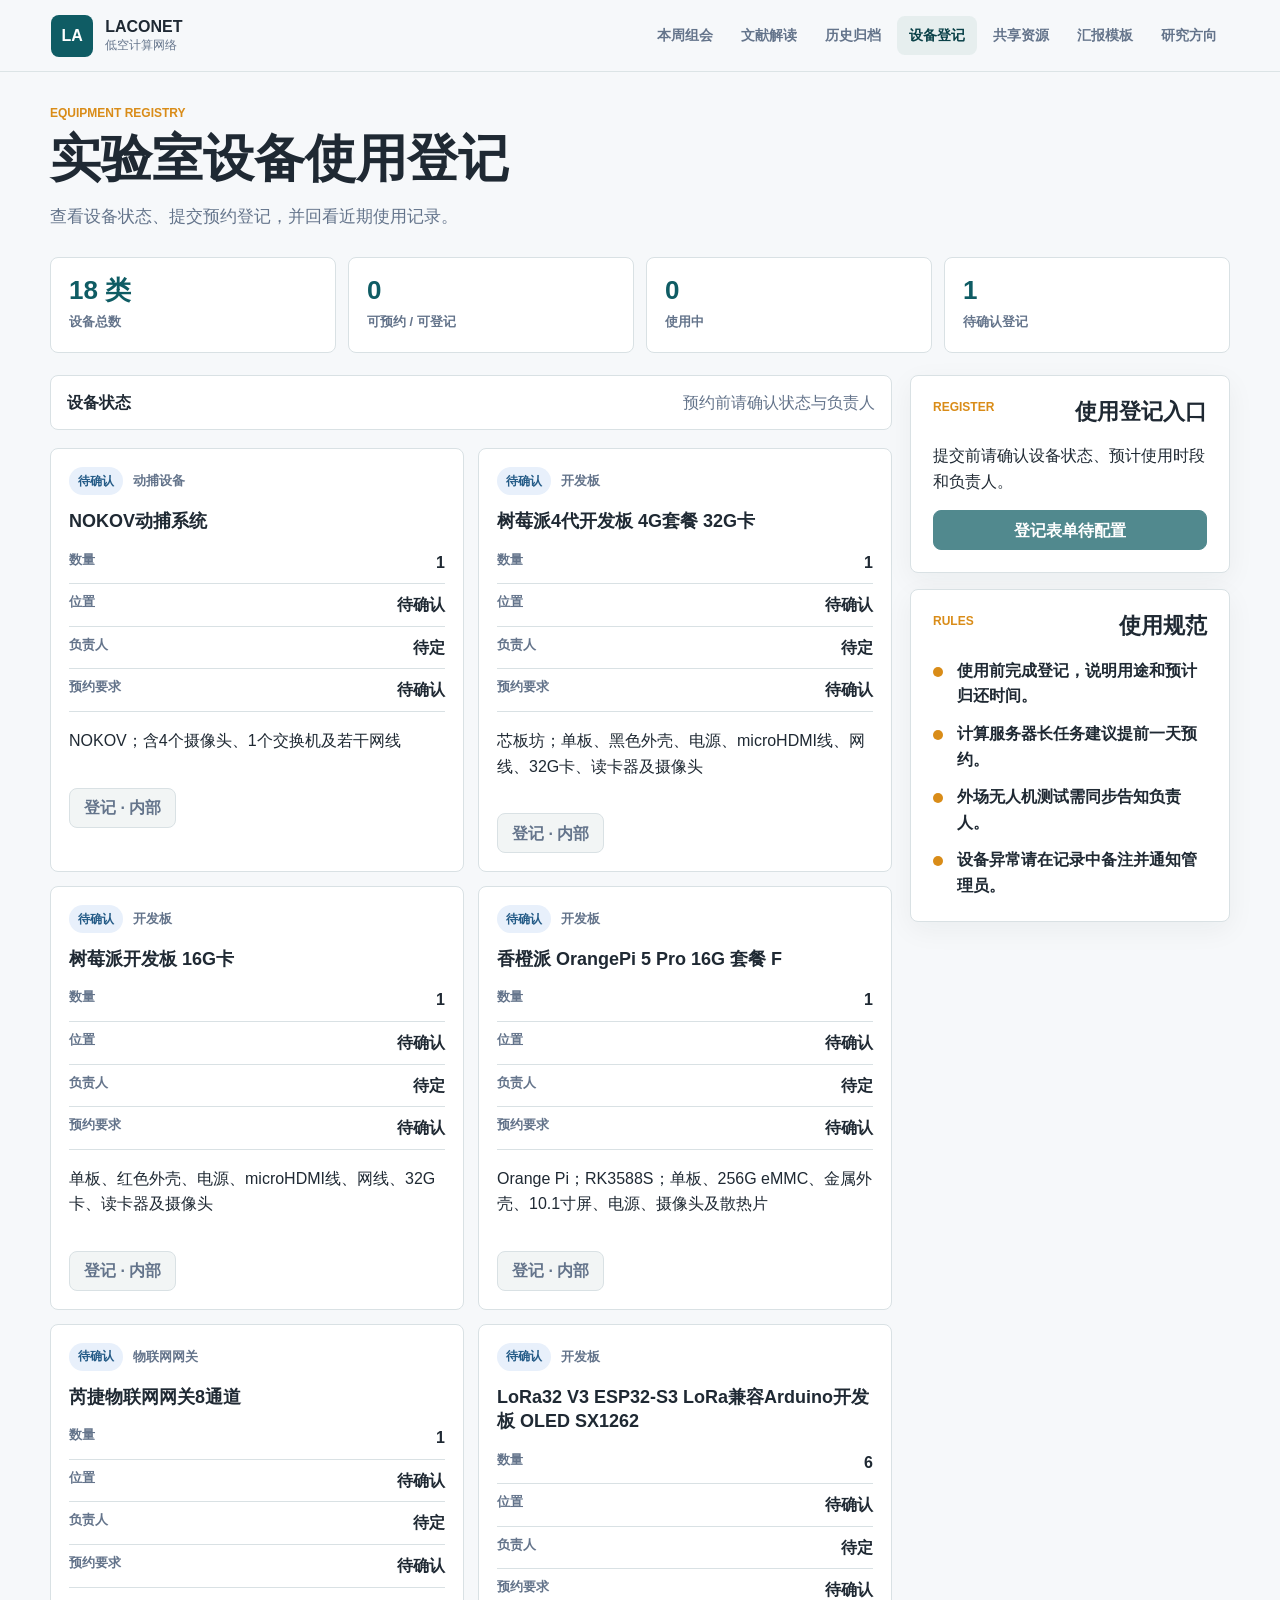
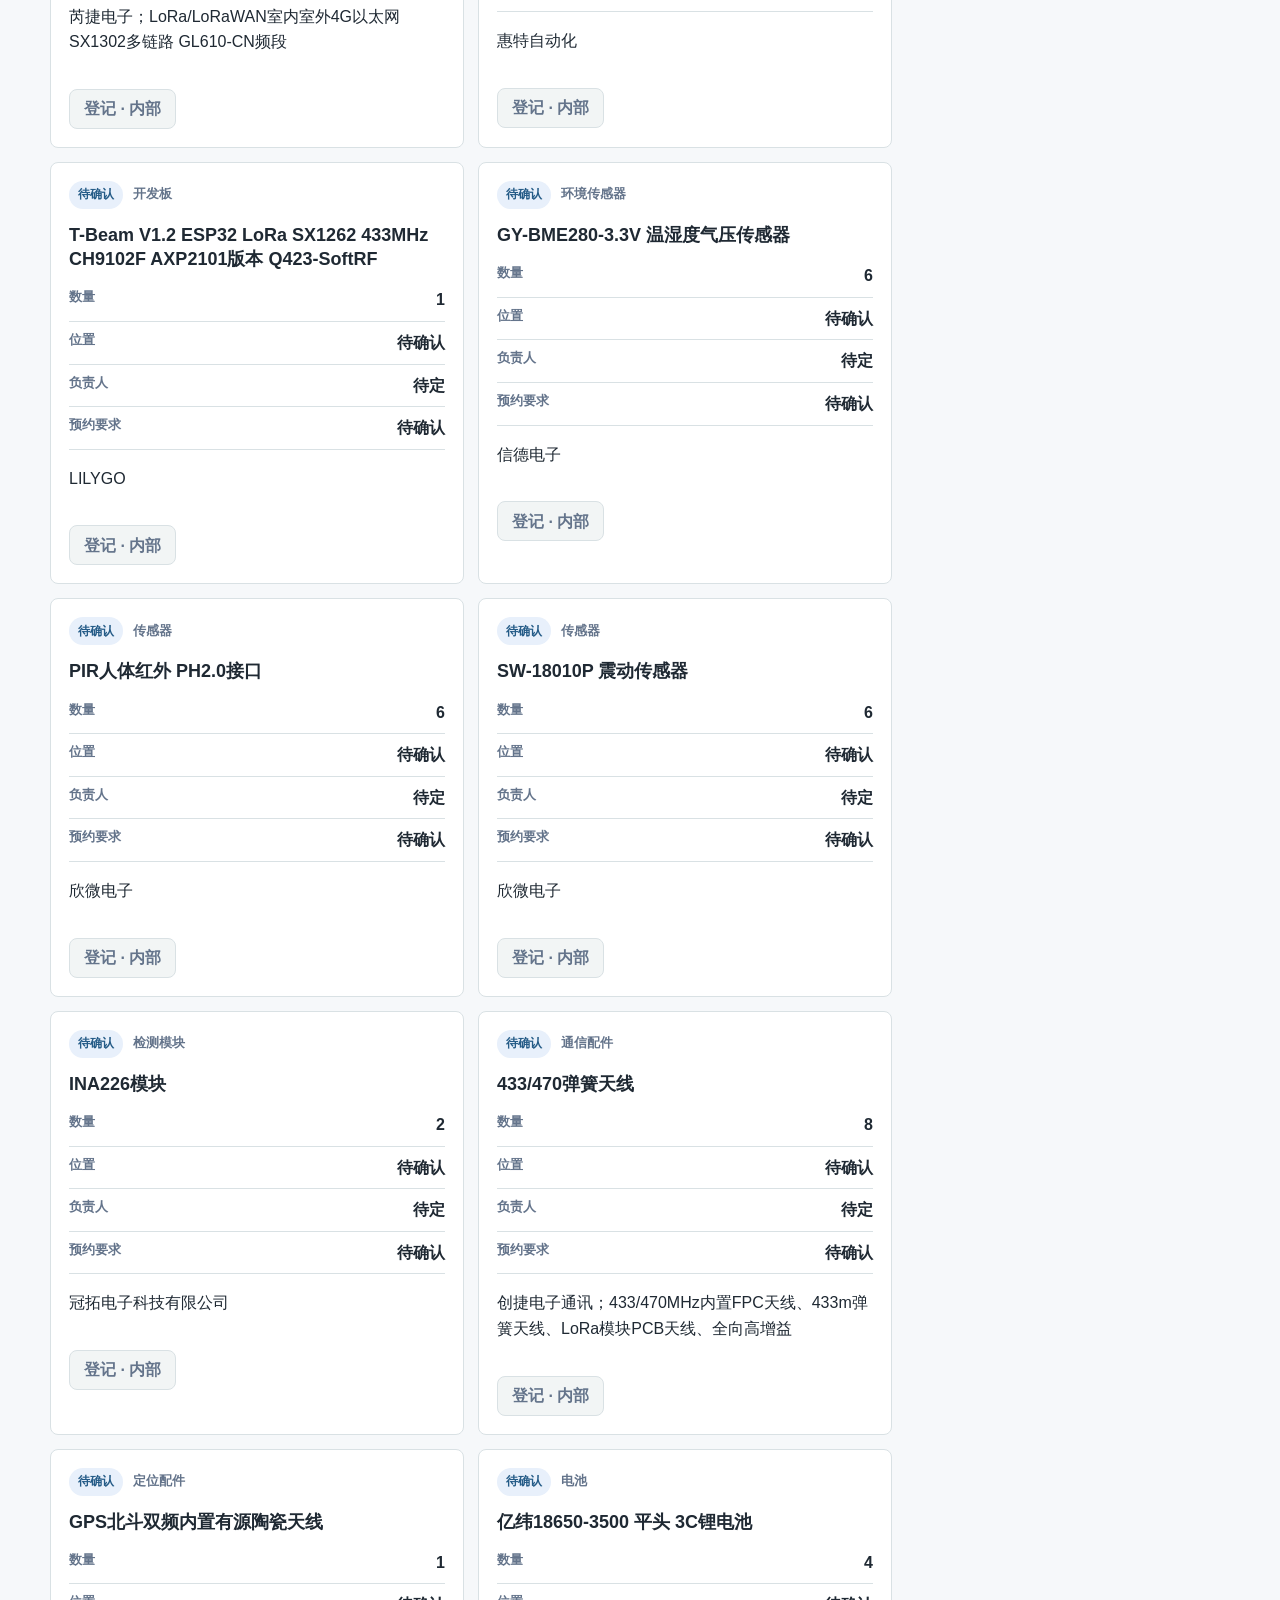
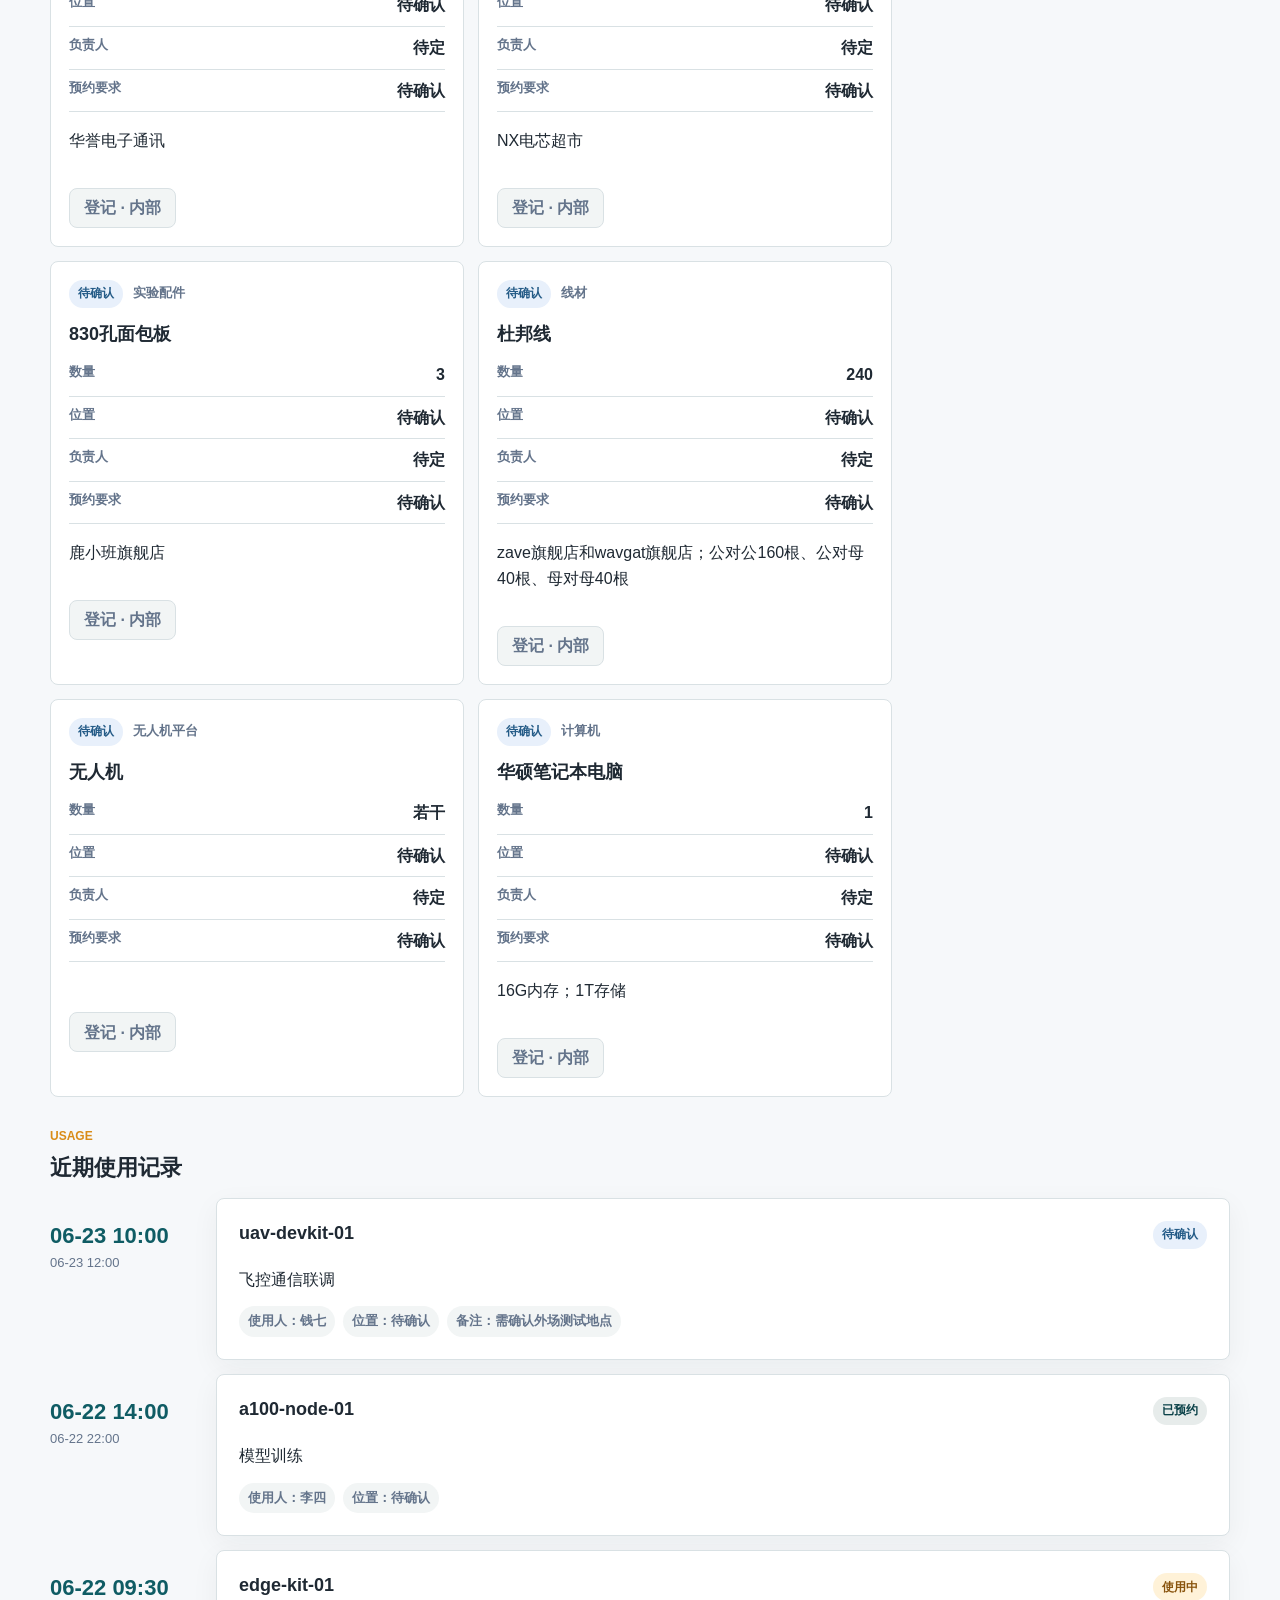
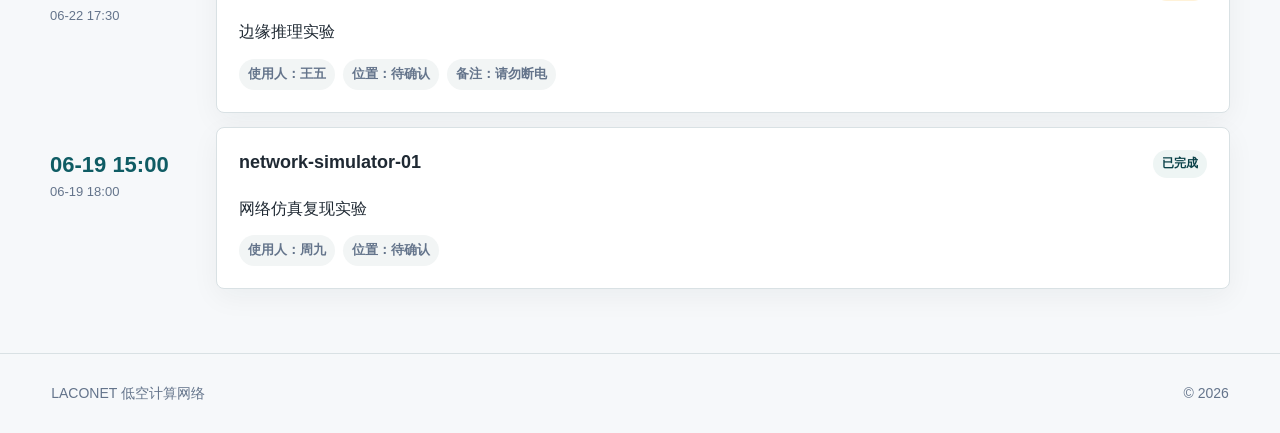
<file: equipment.html>
<!doctype html>
<html lang="zh-CN">
  <head>
    <meta charset="utf-8">
    <meta name="viewport" content="width=device-width, initial-scale=1">
    <title>设备登记 | LACONET</title>
    <meta name="description" content="LACONET 实验室设备状态、预约登记与使用记录。">
    <link rel="icon" href="assets/favicon.svg" type="image/svg+xml">
    <link rel="stylesheet" href="assets/css/styles.css?v=20260904-pid-rid">
  </head>
  <body data-page="equipment">
    <header class="site-header">
      <a class="brand" href="index.html" aria-label="LACONET 首页">
        <span class="brand-mark">LA</span>
        <span>
          <strong>LACONET</strong>
          <small>低空计算网络</small>
        </span>
      </a>
      <nav class="site-nav" aria-label="主导航">
        <a href="index.html" data-nav="home">本周组会</a>
        <a href="papers.html" data-nav="papers">文献解读</a>
        <a href="archive.html" data-nav="archive">历史归档</a>
        <a href="equipment.html" data-nav="equipment">设备登记</a>
        <a href="resources.html" data-nav="resources">共享资源</a>
        <a href="templates.html" data-nav="templates">汇报模板</a>
        <a href="directions.html" data-nav="directions">研究方向</a>
      </nav>
    </header>

    <main class="page-shell">
      <section class="page-heading">
        <p class="eyebrow">Equipment Registry</p>
        <h1>实验室设备使用登记</h1>
        <p>查看设备状态、提交预约登记，并回看近期使用记录。</p>
      </section>

      <section class="metric-strip equipment-metrics" aria-label="设备概览">
        <article>
          <span id="metricEquipmentTotal">--</span>
          <strong>设备总数</strong>
        </article>
        <article>
          <span id="metricEquipmentAvailable">--</span>
          <strong>可预约 / 可登记</strong>
        </article>
        <article>
          <span id="metricEquipmentUsing">--</span>
          <strong>使用中</strong>
        </article>
        <article>
          <span id="metricUsagePending">--</span>
          <strong>待确认登记</strong>
        </article>
      </section>

      <section class="equipment-layout">
        <section class="equipment-main">
          <div class="result-toolbar">
            <strong>设备状态</strong>
            <span>预约前请确认状态与负责人</span>
          </div>
          <div class="equipment-grid" id="equipmentGrid">
            <div class="skeleton-block"></div>
          </div>
        </section>

        <aside class="equipment-side">
          <article class="card" id="registrationCard">
            <div class="card-head">
              <p class="eyebrow">Register</p>
              <h2>使用登记入口</h2>
            </div>
            <div class="skeleton-block small"></div>
          </article>

          <article class="card">
            <div class="card-head">
              <p class="eyebrow">Rules</p>
              <h2>使用规范</h2>
            </div>
            <ul class="check-list">
              <li>使用前完成登记，说明用途和预计归还时间。</li>
              <li>计算服务器长任务建议提前一天预约。</li>
              <li>外场无人机测试需同步告知负责人。</li>
              <li>设备异常请在记录中备注并通知管理员。</li>
            </ul>
          </article>
        </aside>
      </section>

      <section class="section-block">
        <div class="section-title">
          <p class="eyebrow">Usage</p>
          <h2>近期使用记录</h2>
        </div>
        <div class="usage-list" id="usageList">
          <div class="skeleton-block"></div>
        </div>
      </section>
    </main>

    <footer class="site-footer">
      <span>LACONET 低空计算网络</span>
      <span>© <span id="currentYear"></span></span>
    </footer>

    <script src="assets/js/data.js?v=20260904-pid-rid"></script>
    <script src="assets/js/main.js?v=20261023-meetings"></script>
  </body>
</html>
</file>
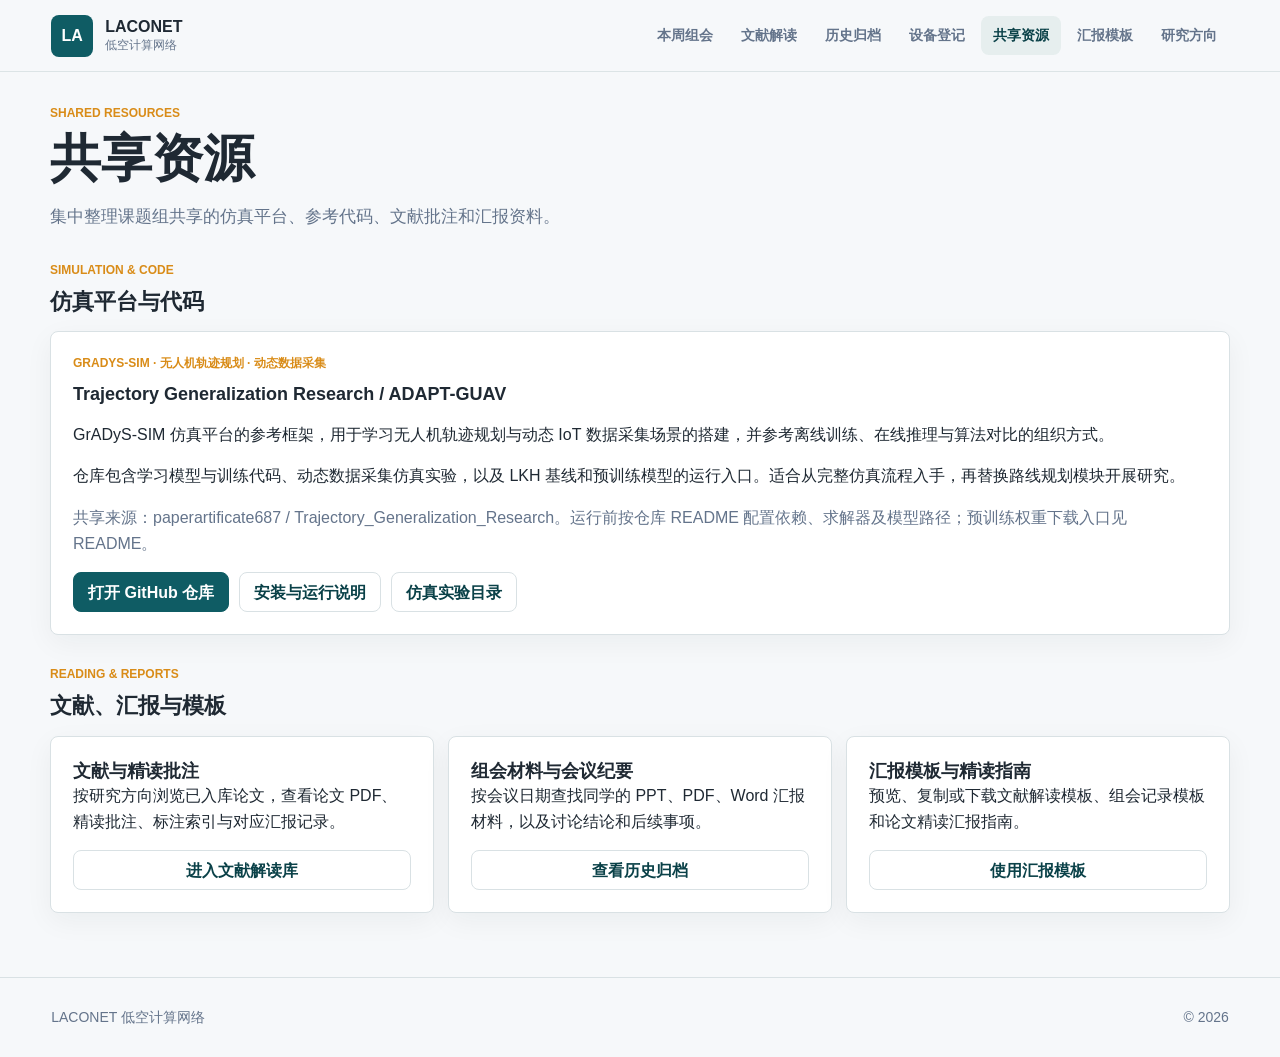
<file: resources.html>
<!doctype html>
<html lang="zh-CN">
  <head>
    <meta charset="utf-8">
    <meta name="viewport" content="width=device-width, initial-scale=1">
    <title>共享资源 | LACONET</title>
    <meta name="description" content="LACONET 共享资源：仿真平台、代码框架、文献批注、汇报材料与模板。">
    <link rel="icon" href="assets/favicon.svg" type="image/svg+xml">
    <link rel="stylesheet" href="assets/css/styles.css?v=20260904-pid-rid">
  </head>
  <body data-page="resources">
    <header class="site-header">
      <a class="brand" href="index.html" aria-label="LACONET 首页">
        <span class="brand-mark">LA</span>
        <span>
          <strong>LACONET</strong>
          <small>低空计算网络</small>
        </span>
      </a>
      <nav class="site-nav" aria-label="主导航">
        <a href="index.html" data-nav="home">本周组会</a>
        <a href="papers.html" data-nav="papers">文献解读</a>
        <a href="archive.html" data-nav="archive">历史归档</a>
        <a href="equipment.html" data-nav="equipment">设备登记</a>
        <a href="resources.html" data-nav="resources">共享资源</a>
        <a href="templates.html" data-nav="templates">汇报模板</a>
        <a href="directions.html" data-nav="directions">研究方向</a>
      </nav>
    </header>

    <main class="page-shell">
      <section class="page-heading">
        <p class="eyebrow">Shared Resources</p>
        <h1>共享资源</h1>
        <p>集中整理课题组共享的仿真平台、参考代码、文献批注和汇报资料。</p>
      </section>

      <section class="section-block" aria-labelledby="simulationHeading">
        <div class="section-title">
          <p class="eyebrow">Simulation &amp; Code</p>
          <h2 id="simulationHeading">仿真平台与代码</h2>
        </div>
        <article class="card">
          <p class="eyebrow">GrADyS-SIM · 无人机轨迹规划 · 动态数据采集</p>
          <h3>Trajectory Generalization Research / ADAPT-GUAV</h3>
          <p>GrADyS-SIM 仿真平台的参考框架，用于学习无人机轨迹规划与动态 IoT 数据采集场景的搭建，并参考离线训练、在线推理与算法对比的组织方式。</p>
          <p>仓库包含学习模型与训练代码、动态数据采集仿真实验，以及 LKH 基线和预训练模型的运行入口。适合从完整仿真流程入手，再替换路线规划模块开展研究。</p>
          <p class="muted">共享来源：paperartificate687 / Trajectory_Generalization_Research。运行前按仓库 README 配置依赖、求解器及模型路径；预训练权重下载入口见 README。</p>
          <div class="template-actions">
            <a class="button primary" href="https://github.com/paperartificate687/Trajectory_Generalization_Research" target="_blank" rel="noopener noreferrer">打开 GitHub 仓库</a>
            <a class="button ghost" href="https://github.com/paperartificate687/Trajectory_Generalization_Research#requirements--installation" target="_blank" rel="noopener noreferrer">安装与运行说明</a>
            <a class="button ghost" href="https://github.com/paperartificate687/Trajectory_Generalization_Research/tree/master/experiments/Simulating_a_data_collection_scenario" target="_blank" rel="noopener noreferrer">仿真实验目录</a>
          </div>
        </article>
      </section>

      <section class="section-block" aria-labelledby="materialsHeading">
        <div class="section-title">
          <p class="eyebrow">Reading &amp; Reports</p>
          <h2 id="materialsHeading">文献、汇报与模板</h2>
        </div>
        <div class="template-grid">
          <article class="card template-card">
            <h3>文献与精读批注</h3>
            <p>按研究方向浏览已入库论文，查看论文 PDF、精读批注、标注索引与对应汇报记录。</p>
            <a class="button ghost" href="papers.html">进入文献解读库</a>
          </article>
          <article class="card template-card">
            <h3>组会材料与会议纪要</h3>
            <p>按会议日期查找同学的 PPT、PDF、Word 汇报材料，以及讨论结论和后续事项。</p>
            <a class="button ghost" href="archive.html">查看历史归档</a>
          </article>
          <article class="card template-card">
            <h3>汇报模板与精读指南</h3>
            <p>预览、复制或下载文献解读模板、组会记录模板和论文精读汇报指南。</p>
            <a class="button ghost" href="templates.html">使用汇报模板</a>
          </article>
        </div>
      </section>

    </main>

    <footer class="site-footer">
      <span>LACONET 低空计算网络</span>
      <span>© <span id="currentYear"></span></span>
    </footer>

    <script src="assets/js/data.js?v=20260904-pid-rid"></script>
    <script src="assets/js/main.js?v=20261023-meetings"></script>
  </body>
</html>
</file>
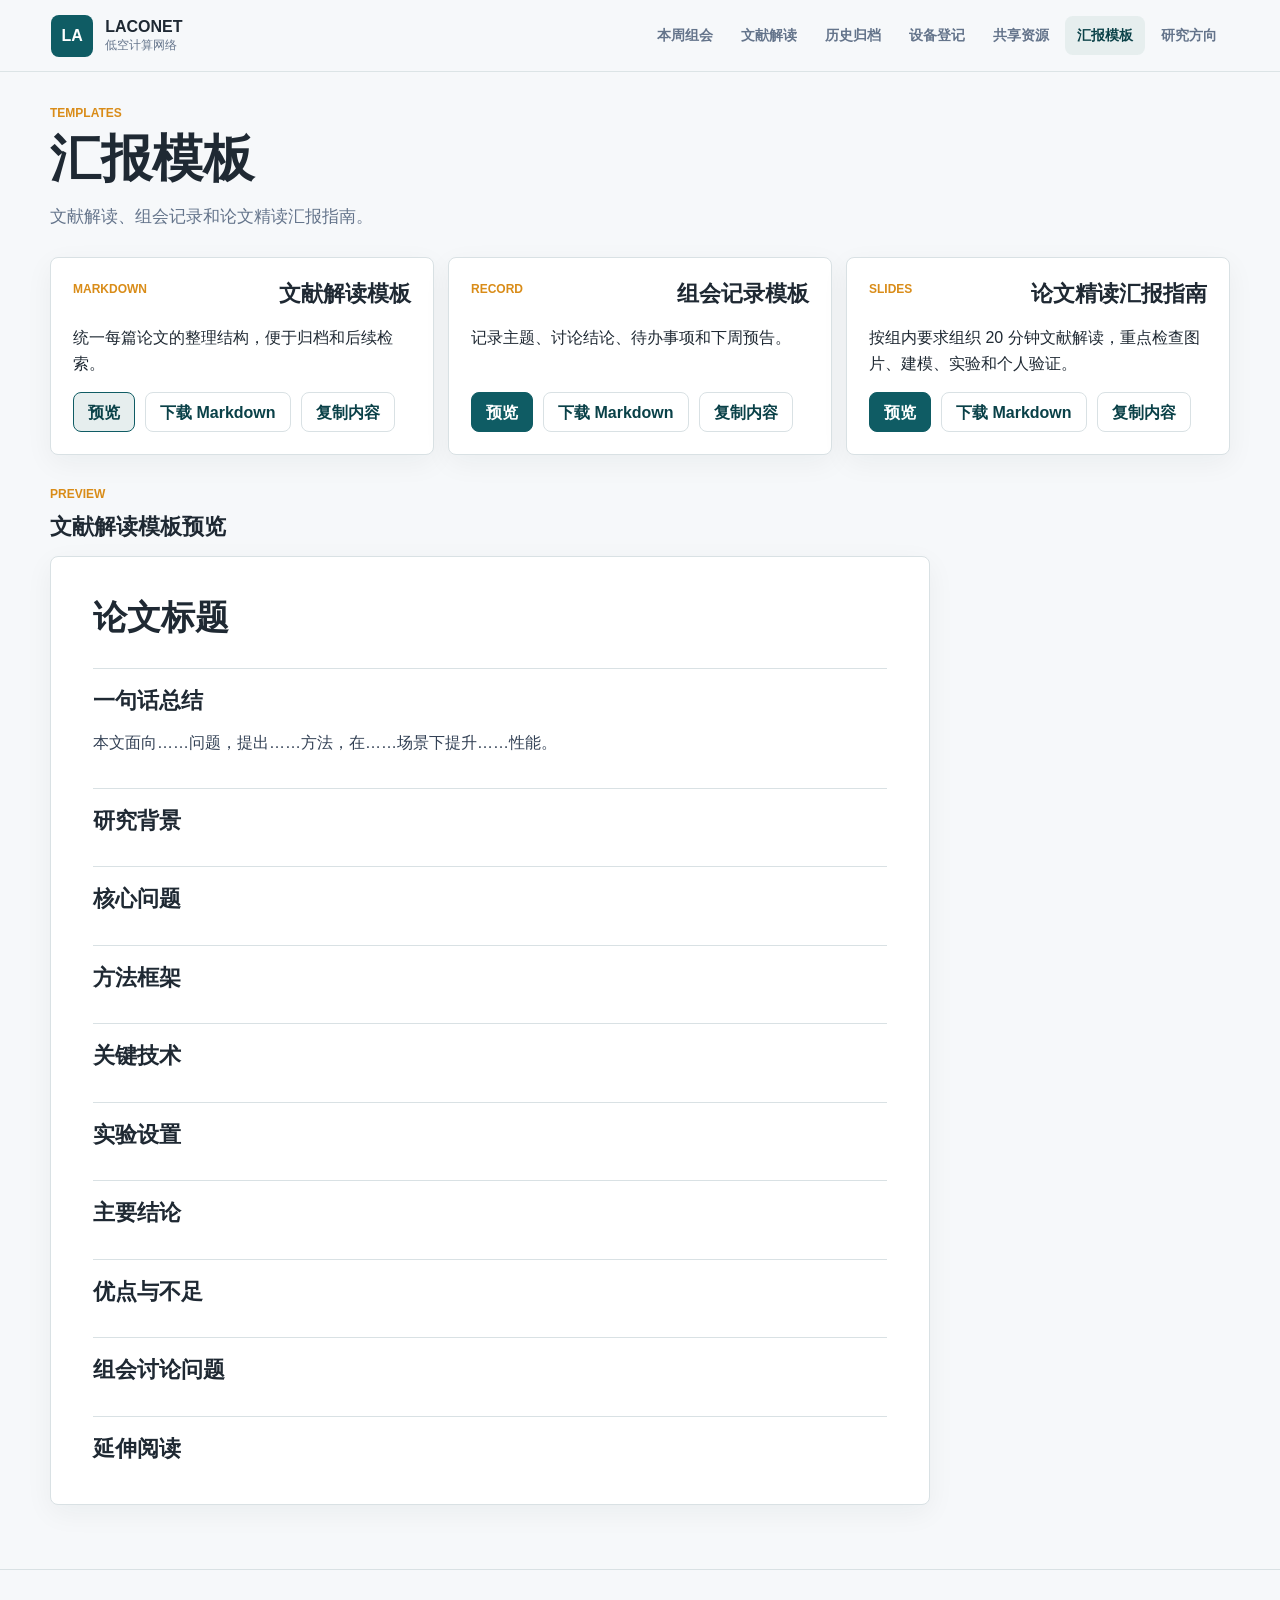
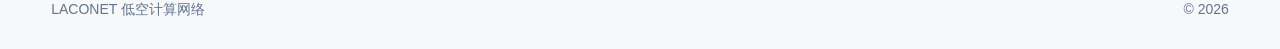
<file: templates.html>
<!doctype html>
<html lang="zh-CN">
  <head>
    <meta charset="utf-8">
    <meta name="viewport" content="width=device-width, initial-scale=1">
    <title>汇报模板 | LACONET</title>
    <meta name="description" content="LACONET 文献解读、组会记录与 PPT 检查模板。">
    <link rel="icon" href="assets/favicon.svg" type="image/svg+xml">
    <link rel="stylesheet" href="assets/css/styles.css?v=20260904-pid-rid">
  </head>
  <body data-page="templates">
    <header class="site-header">
      <a class="brand" href="index.html" aria-label="LACONET 首页">
        <span class="brand-mark">LA</span>
        <span>
          <strong>LACONET</strong>
          <small>低空计算网络</small>
        </span>
      </a>
      <nav class="site-nav" aria-label="主导航">
        <a href="index.html" data-nav="home">本周组会</a>
        <a href="papers.html" data-nav="papers">文献解读</a>
        <a href="archive.html" data-nav="archive">历史归档</a>
        <a href="equipment.html" data-nav="equipment">设备登记</a>
        <a href="resources.html" data-nav="resources">共享资源</a>
        <a href="templates.html" data-nav="templates">汇报模板</a>
        <a href="directions.html" data-nav="directions">研究方向</a>
      </nav>
    </header>

    <main class="page-shell">
      <section class="page-heading">
        <p class="eyebrow">Templates</p>
        <h1>汇报模板</h1>
        <p>文献解读、组会记录和论文精读汇报指南。</p>
      </section>

      <section class="template-grid">
        <article class="card template-card">
          <div class="card-head">
            <p class="eyebrow">Markdown</p>
            <h2>文献解读模板</h2>
          </div>
          <p>统一每篇论文的整理结构，便于归档和后续检索。</p>
          <div class="template-actions">
            <button class="button primary" type="button" data-template-select="literature">预览</button>
            <button class="button ghost" type="button" data-template-download="literature">下载 Markdown</button>
            <button class="button ghost" type="button" data-template-copy="literature">复制内容</button>
          </div>
        </article>
        <article class="card template-card">
          <div class="card-head">
            <p class="eyebrow">Record</p>
            <h2>组会记录模板</h2>
          </div>
          <p>记录主题、讨论结论、待办事项和下周预告。</p>
          <div class="template-actions">
            <button class="button primary" type="button" data-template-select="meeting">预览</button>
            <button class="button ghost" type="button" data-template-download="meeting">下载 Markdown</button>
            <button class="button ghost" type="button" data-template-copy="meeting">复制内容</button>
          </div>
        </article>
        <article class="card template-card">
          <div class="card-head">
            <p class="eyebrow">Slides</p>
            <h2>论文精读汇报指南</h2>
          </div>
          <p>按组内要求组织 20 分钟文献解读，重点检查图片、建模、实验和个人验证。</p>
          <div class="template-actions">
            <button class="button primary" type="button" data-template-select="slides">预览</button>
            <button class="button ghost" type="button" data-template-download="slides">下载 Markdown</button>
            <button class="button ghost" type="button" data-template-copy="slides">复制内容</button>
          </div>
        </article>
      </section>

      <section class="section-block">
        <div class="section-title">
          <p class="eyebrow">Preview</p>
          <h2 id="templatePreviewTitle">文献解读模板预览</h2>
        </div>
        <article class="article-body compact" id="templatePreview">
          <div class="skeleton-block tall"></div>
        </article>
      </section>
    </main>

    <footer class="site-footer">
      <span>LACONET 低空计算网络</span>
      <span>© <span id="currentYear"></span></span>
    </footer>

    <script src="assets/js/data.js?v=20260904-pid-rid"></script>
    <script src="assets/js/main.js?v=20261023-meetings"></script>
  </body>
</html>
</file>
<file: assets/css/styles.css>
:root {
  --bg: #f6f8fa;
  --surface: #ffffff;
  --surface-soft: #f2f5f5;
  --text: #1f2933;
  --muted: #64748b;
  --line: #d9e1e4;
  --primary: #0f5c64;
  --primary-dark: #0a4148;
  --accent: #d98c18;
  --accent-soft: #fff2d8;
  --green: #477b55;
  --blue: #2f7ca8;
  --rose: #9f3952;
  --shadow: 0 16px 42px rgba(20, 35, 45, 0.08);
  --radius: 8px;
  color-scheme: light;
}

* {
  box-sizing: border-box;
}

html {
  scroll-behavior: smooth;
}

body {
  margin: 0;
  background: var(--bg);
  color: var(--text);
  font-family: "Inter", "Segoe UI", "PingFang SC", "Microsoft YaHei", Arial, sans-serif;
  line-height: 1.6;
  letter-spacing: 0;
}

a {
  color: inherit;
  text-decoration: none;
}

button,
input,
select {
  font: inherit;
}

.site-header {
  position: sticky;
  top: 0;
  z-index: 20;
  display: flex;
  align-items: center;
  justify-content: space-between;
  gap: 24px;
  min-height: 72px;
  padding: 12px clamp(20px, 4vw, 56px);
  border-bottom: 1px solid rgba(217, 225, 228, 0.9);
  background: rgba(246, 248, 250, 0.94);
  backdrop-filter: blur(18px);
}

.brand {
  display: inline-flex;
  align-items: center;
  gap: 12px;
  min-width: 220px;
}

.brand-mark {
  display: grid;
  width: 42px;
  height: 42px;
  place-items: center;
  border-radius: var(--radius);
  background: var(--primary);
  color: #fff;
  font-weight: 800;
}

.brand strong,
.brand small {
  display: block;
  line-height: 1.15;
}

.brand small {
  color: var(--muted);
  font-size: 12px;
  margin-top: 3px;
}

.site-nav {
  display: flex;
  align-items: center;
  justify-content: flex-end;
  gap: 4px;
  flex-wrap: wrap;
}

.site-nav a {
  display: inline-flex;
  align-items: center;
  min-height: 38px;
  padding: 8px 12px;
  border-radius: var(--radius);
  color: var(--muted);
  font-size: 14px;
  font-weight: 650;
}

.site-nav a:hover,
.site-nav a[aria-current] {
  background: #e6eeee;
  color: var(--primary-dark);
}

.page-shell {
  width: min(1180px, calc(100% - 32px));
  margin: 0 auto;
  padding: 32px 0 64px;
}

.workbench-hero {
  display: grid;
  grid-template-columns: minmax(0, 0.9fr) minmax(460px, 1.1fr);
  gap: 28px;
  align-items: stretch;
  margin-bottom: 20px;
}

.hero-copy {
  display: flex;
  min-height: 320px;
  flex-direction: column;
  justify-content: center;
  padding: clamp(28px, 5vw, 56px);
  border: 1px solid var(--line);
  border-radius: var(--radius);
  background: var(--surface);
  box-shadow: var(--shadow);
}

.eyebrow {
  margin: 0 0 8px;
  color: var(--accent);
  font-size: 12px;
  font-weight: 800;
  letter-spacing: 0;
  text-transform: uppercase;
}

h1,
h2,
h3,
p {
  overflow-wrap: anywhere;
}

h1 {
  margin: 0;
  font-size: clamp(32px, 5vw, 56px);
  line-height: 1.08;
  letter-spacing: 0;
}

h2 {
  margin: 0;
  font-size: 22px;
  line-height: 1.25;
  letter-spacing: 0;
}

h3 {
  margin: 0;
  font-size: 18px;
  line-height: 1.35;
  letter-spacing: 0;
}

.hero-lede {
  max-width: 540px;
  margin: 18px 0 0;
  color: var(--muted);
  font-size: 18px;
}

.hero-actions,
.material-row {
  display: flex;
  flex-wrap: wrap;
  gap: 10px;
  margin-top: 22px;
}

.button,
.material {
  display: inline-flex;
  align-items: center;
  justify-content: center;
  min-height: 40px;
  padding: 9px 14px;
  border: 1px solid var(--line);
  border-radius: var(--radius);
  background: var(--surface);
  color: var(--primary-dark);
  font-weight: 750;
  line-height: 1.2;
}

.button.primary {
  border-color: var(--primary);
  background: var(--primary);
  color: #fff;
}

.button.ghost:hover,
.button.primary:hover,
.material:hover {
  transform: translateY(-1px);
}

.button.full {
  width: 100%;
}

.material.disabled {
  background: var(--surface-soft);
  color: var(--muted);
  cursor: default;
}

.network-panel {
  position: relative;
  min-height: 320px;
  overflow: hidden;
  border: 1px solid var(--line);
  border-radius: var(--radius);
  background: var(--surface);
  box-shadow: var(--shadow);
}

.network-panel canvas {
  display: block;
  width: 100%;
  height: 100%;
  min-height: 320px;
}

.network-legend {
  position: absolute;
  right: 18px;
  bottom: 16px;
  display: flex;
  gap: 12px;
  flex-wrap: wrap;
  padding: 8px 10px;
  border: 1px solid var(--line);
  border-radius: var(--radius);
  background: rgba(255, 255, 255, 0.86);
  color: var(--muted);
  font-size: 12px;
  font-weight: 750;
}

.legend-dot {
  display: inline-block;
  width: 9px;
  height: 9px;
  margin-right: 5px;
  border-radius: 999px;
}

.legend-dot.air {
  background: var(--primary);
}

.legend-dot.edge {
  background: var(--accent);
}

.legend-dot.ground {
  background: var(--muted);
}

.metric-strip {
  display: grid;
  grid-template-columns: repeat(4, minmax(0, 1fr));
  gap: 12px;
  margin: 22px 0;
}

.metric-strip article {
  min-height: 96px;
  padding: 18px;
  border: 1px solid var(--line);
  border-radius: var(--radius);
  background: var(--surface);
}

.metric-strip span {
  display: block;
  color: var(--primary);
  font-size: 26px;
  font-weight: 850;
  line-height: 1.1;
}

.metric-strip strong {
  display: block;
  margin-top: 8px;
  color: var(--muted);
  font-size: 13px;
}

.dashboard-grid {
  display: grid;
  grid-template-columns: repeat(3, minmax(0, 1fr));
  gap: 16px;
}

.span-2 {
  grid-column: span 2;
}

.card,
.filter-panel,
.archive-content,
.direction-detail,
.paper-hero,
.article-body,
.toc-panel {
  border: 1px solid var(--line);
  border-radius: var(--radius);
  background: var(--surface);
  box-shadow: 0 8px 28px rgba(20, 35, 45, 0.05);
}

.card {
  padding: 22px;
}

.card-head,
.result-toolbar {
  display: flex;
  align-items: flex-start;
  justify-content: space-between;
  gap: 16px;
  margin-bottom: 18px;
}

.card-head .eyebrow {
  margin-bottom: 5px;
}

.feature-title {
  margin-bottom: 18px;
  font-size: 24px;
}

.meeting-note {
  margin: 16px 0 0;
  padding: 12px 14px;
  border-left: 3px solid var(--accent);
  border-radius: 0 var(--radius) var(--radius) 0;
  background: var(--accent-soft);
  color: #744706;
  font-weight: 700;
}

.meta-grid {
  display: grid;
  grid-template-columns: repeat(2, minmax(0, 1fr));
  gap: 12px;
  margin: 0;
}

.meta-grid div {
  padding: 12px;
  border: 1px solid var(--line);
  border-radius: var(--radius);
  background: var(--surface-soft);
}

.meta-grid dt {
  margin: 0 0 4px;
  color: var(--muted);
  font-size: 12px;
  font-weight: 750;
}

.meta-grid dd {
  margin: 0;
  font-weight: 750;
}

.status {
  display: inline-flex;
  align-items: center;
  min-height: 28px;
  padding: 4px 9px;
  border-radius: 999px;
  background: #e7eceb;
  color: var(--primary-dark);
  font-size: 12px;
  font-weight: 800;
  white-space: nowrap;
}

.status.pending {
  background: var(--accent-soft);
  color: #89540d;
}

.status.archived {
  background: #e8f2ea;
  color: #2e5f3b;
}

.status.warning {
  background: #fbe7eb;
  color: #843047;
}

.check-list {
  display: grid;
  gap: 12px;
  padding: 0;
  margin: 0;
  list-style: none;
}

.check-list li {
  position: relative;
  padding-left: 24px;
  font-weight: 700;
}

.check-list li::before {
  content: "";
  position: absolute;
  left: 0;
  top: 9px;
  width: 10px;
  height: 10px;
  border-radius: 999px;
  background: var(--accent);
}

.paper-list,
.paper-grid,
.template-grid {
  display: grid;
  gap: 14px;
}

.paper-grid {
  grid-template-columns: repeat(2, minmax(0, 1fr));
}

.paper-card {
  display: flex;
  min-height: 260px;
  flex-direction: column;
  padding: 18px;
  border: 1px solid var(--line);
  border-radius: var(--radius);
  background: #fff;
}

.paper-card-top,
.paper-hero-meta {
  display: flex;
  align-items: center;
  gap: 10px;
  flex-wrap: wrap;
  color: var(--muted);
  font-size: 13px;
  font-weight: 700;
}

.paper-card h3 {
  margin: 14px 0 8px;
}

.paper-card h3 a:hover,
.compact-list a:hover strong,
.archive-papers a:hover,
.question-list a:hover strong {
  color: var(--primary);
}

.paper-card p {
  margin: 0 0 12px;
}

.paper-meta,
.muted {
  color: var(--muted);
}

.id-row {
  display: flex;
  flex-wrap: wrap;
  gap: 6px;
}

.id-chip {
  display: inline-flex;
  max-width: 100%;
  padding: 3px 6px;
  border-radius: 5px;
  background: #e9eeee;
  color: var(--primary-dark);
  font-size: 12px;
  font-weight: 750;
  line-height: 1.4;
  white-space: normal;
  overflow-wrap: anywhere;
}

.id-chip.soft {
  background: #f2f5f5;
  color: var(--muted);
}

.tag-row {
  display: flex;
  flex-wrap: wrap;
  gap: 7px;
  margin-top: auto;
}

.tag {
  display: inline-flex;
  align-items: center;
  min-height: 28px;
  padding: 4px 9px;
  border: 1px solid #d9e5e4;
  border-radius: 999px;
  background: #eef5f4;
  color: var(--primary-dark);
  font-size: 12px;
  font-weight: 750;
}

.compact-list,
.question-list {
  display: grid;
  gap: 10px;
}

.compact-list a,
.question-list a {
  display: grid;
  gap: 3px;
  padding: 12px 0;
  border-bottom: 1px solid var(--line);
}

.compact-list a:last-child,
.question-list a:last-child {
  border-bottom: 0;
}

.compact-list span,
.question-list span {
  color: var(--muted);
  font-size: 13px;
}

.quick-link-grid {
  display: grid;
  grid-template-columns: repeat(2, minmax(0, 1fr));
  gap: 10px;
}

.quick-link-grid a {
  min-height: 72px;
  padding: 14px;
  border: 1px solid var(--line);
  border-radius: var(--radius);
  background: var(--surface-soft);
  font-weight: 800;
}

.quick-link-grid a:hover {
  border-color: var(--primary);
  color: var(--primary);
}

.section-block {
  margin-top: 30px;
}

.section-title {
  margin-bottom: 16px;
}

.direction-grid,
.direction-map {
  display: grid;
  grid-template-columns: repeat(5, minmax(0, 1fr));
  gap: 12px;
}

.direction-card {
  display: grid;
  gap: 8px;
  min-height: 112px;
  padding: 18px;
  border-radius: var(--radius);
  background: var(--surface);
  border: 1px solid var(--line);
}

.direction-card strong {
  font-size: 18px;
}

.direction-card span {
  color: var(--muted);
  font-size: 13px;
}

.direction-card.teal,
.direction-detail.teal {
  border-top: 4px solid var(--primary);
}

.direction-card.green,
.direction-detail.green {
  border-top: 4px solid var(--green);
}

.direction-card.blue,
.direction-detail.blue {
  border-top: 4px solid var(--blue);
}

.direction-card.amber,
.direction-detail.amber {
  border-top: 4px solid var(--accent);
}

.direction-card.rose,
.direction-detail.rose {
  border-top: 4px solid var(--rose);
}

.page-heading {
  max-width: 820px;
  margin-bottom: 26px;
}

.page-heading h1 {
  font-size: clamp(34px, 4vw, 52px);
}

.page-heading p:last-child {
  color: var(--muted);
  font-size: 17px;
}

.library-layout {
  display: grid;
  grid-template-columns: 280px minmax(0, 1fr);
  gap: 18px;
  align-items: start;
}

.filter-panel {
  position: sticky;
  top: 94px;
  display: grid;
  gap: 14px;
  padding: 18px;
}

.filter-panel label {
  display: grid;
  gap: 7px;
  color: var(--muted);
  font-size: 13px;
  font-weight: 750;
}

.filter-panel input,
.filter-panel select {
  width: 100%;
  min-height: 42px;
  padding: 9px 10px;
  border: 1px solid var(--line);
  border-radius: var(--radius);
  background: #fff;
  color: var(--text);
}

.library-results {
  min-width: 0;
}

.result-toolbar {
  min-height: 52px;
  padding: 14px 16px;
  border: 1px solid var(--line);
  border-radius: var(--radius);
  background: var(--surface);
}

.result-toolbar span {
  color: var(--muted);
}

.detail-shell {
  width: min(1120px, calc(100% - 32px));
}

.paper-hero {
  padding: clamp(24px, 4vw, 42px);
  margin-bottom: 18px;
}

.paper-hero h1 {
  max-width: 920px;
  font-size: clamp(28px, 4vw, 44px);
}

.paper-hero .summary {
  max-width: 860px;
  color: var(--muted);
  font-size: 18px;
}

.detail-layout {
  display: grid;
  grid-template-columns: minmax(0, 1fr) 230px;
  gap: 18px;
  align-items: start;
}

.article-body {
  min-width: 0;
  padding: clamp(22px, 4vw, 42px);
}

.article-body.compact {
  max-width: 880px;
}

.article-body h1 {
  margin-bottom: 24px;
  font-size: 34px;
}

.article-body h2 {
  margin-top: 32px;
  padding-top: 18px;
  border-top: 1px solid var(--line);
}

.article-body h3 {
  margin-top: 24px;
}

.article-body p,
.article-body li {
  color: #334155;
}

.article-body .task-item {
  display: flex;
  gap: 8px;
  align-items: flex-start;
  list-style: none;
}

.article-body .task-item input {
  margin-top: 5px;
  accent-color: var(--primary);
}

.article-body a {
  color: var(--primary);
  font-weight: 750;
}

.article-body pre {
  overflow: auto;
  padding: 16px;
  border-radius: var(--radius);
  background: #17242b;
  color: #eef5f4;
}

.article-body code {
  padding: 2px 5px;
  border-radius: 5px;
  background: #e9eeee;
}

.article-body pre code {
  padding: 0;
  background: transparent;
}

.article-body table {
  width: 100%;
  border-collapse: collapse;
  margin: 18px 0;
  font-size: 14px;
}

.article-body th,
.article-body td {
  padding: 10px;
  border: 1px solid var(--line);
  text-align: left;
  vertical-align: top;
}

.article-body th {
  background: var(--surface-soft);
}

.toc-panel {
  position: sticky;
  top: 94px;
  padding: 18px;
}

.toc-panel strong {
  display: block;
  margin-bottom: 12px;
}

.toc-panel nav {
  display: grid;
  gap: 6px;
}

.toc-panel a {
  padding: 6px 0;
  color: var(--muted);
  font-size: 14px;
}

.toc-panel a:hover {
  color: var(--primary);
}

.toc-panel .toc-h3 {
  padding-left: 12px;
  font-size: 13px;
}

.archive-timeline {
  display: grid;
  gap: 18px;
}

.archive-item {
  display: grid;
  grid-template-columns: 150px minmax(0, 1fr);
  gap: 16px;
}

.archive-date {
  padding-top: 20px;
}

.archive-date strong,
.archive-date span {
  display: block;
}

.archive-date strong {
  color: var(--primary);
  font-size: 22px;
}

.archive-date span {
  color: var(--muted);
  font-size: 13px;
}

.archive-content {
  padding: 22px;
}

.archive-papers {
  display: grid;
  gap: 8px;
  margin-top: 16px;
}

.hero-related {
  margin-top: 22px;
}

.archive-papers a {
  display: grid;
  gap: 4px;
  padding: 12px;
  border-radius: var(--radius);
  background: var(--surface-soft);
  font-weight: 800;
}

.archive-papers span {
  color: var(--muted);
  font-size: 13px;
  font-weight: 650;
}

.template-grid {
  grid-template-columns: repeat(3, minmax(0, 1fr));
}

.template-card {
  display: flex;
  flex-direction: column;
}

.template-card p {
  margin-top: 0;
}

.template-actions {
  display: flex;
  flex-wrap: wrap;
  gap: 10px;
  margin-top: auto;
}

.template-actions .button {
  cursor: pointer;
}

.template-actions .button[aria-pressed] {
  border-color: var(--primary);
  background: #e6eeee;
  color: var(--primary-dark);
}

.direction-map {
  grid-template-columns: repeat(2, minmax(0, 1fr));
}

.direction-detail {
  display: grid;
  gap: 18px;
  min-height: 280px;
  padding: 24px;
}

.direction-detail h2 {
  font-size: 28px;
}

.empty-state,
.alert {
  display: grid;
  gap: 4px;
  padding: 18px;
  border: 1px dashed var(--line);
  border-radius: var(--radius);
  background: var(--surface-soft);
  color: var(--muted);
}

.empty-state strong {
  color: var(--text);
}

.alert {
  margin-bottom: 20px;
  border-style: solid;
  border-color: #f1c78e;
  background: var(--accent-soft);
  color: #744706;
}

.skeleton-block {
  min-height: 160px;
  border-radius: var(--radius);
  background: linear-gradient(90deg, #eef2f3 0%, #f8fafb 50%, #eef2f3 100%);
  background-size: 200% 100%;
  animation: shimmer 1.5s infinite linear;
}

.skeleton-block.small {
  min-height: 90px;
}

.skeleton-block.tall {
  min-height: 460px;
}

@keyframes shimmer {
  from {
    background-position: 0 0;
  }
  to {
    background-position: -200% 0;
  }
}

.site-footer {
  display: flex;
  justify-content: space-between;
  gap: 16px;
  padding: 28px clamp(20px, 4vw, 56px);
  border-top: 1px solid var(--line);
  color: var(--muted);
  font-size: 14px;
}

.equipment-layout {
  display: grid;
  grid-template-columns: minmax(0, 1fr) 320px;
  gap: 18px;
  align-items: start;
}

.equipment-main,
.equipment-side {
  min-width: 0;
}

.equipment-side {
  display: grid;
  gap: 16px;
}

.equipment-grid,
.usage-list {
  display: grid;
  gap: 14px;
}

.equipment-grid {
  grid-template-columns: repeat(2, minmax(0, 1fr));
}

.equipment-card {
  display: flex;
  min-height: 300px;
  flex-direction: column;
  padding: 18px;
  border: 1px solid var(--line);
  border-radius: var(--radius);
  background: #fff;
}

.equipment-card h3 {
  margin: 14px 0 0;
}

.equipment-card p {
  margin: 0 0 12px;
}

.equipment-status {
  display: inline-flex;
  align-items: center;
  min-height: 28px;
  padding: 4px 9px;
  border-radius: 999px;
  background: #e7eceb;
  color: var(--primary-dark);
  font-size: 12px;
  font-weight: 800;
  white-space: nowrap;
}

.equipment-status.available {
  background: #e8f2ea;
  color: #2e5f3b;
}

.equipment-status.in-use {
  background: var(--accent-soft);
  color: #89540d;
}

.equipment-status.maintenance {
  background: #fbe7eb;
  color: #843047;
}

.equipment-status.pending {
  background: #e8f0fb;
  color: #245b87;
}

.equipment-status.done {
  background: #eef5f4;
  color: var(--primary-dark);
}

.equipment-meta {
  display: grid;
  gap: 8px;
  margin: 16px 0;
}

.equipment-meta div {
  display: flex;
  justify-content: space-between;
  gap: 12px;
  padding-bottom: 8px;
  border-bottom: 1px solid var(--line);
}

.equipment-meta dt,
.equipment-meta dd {
  margin: 0;
}

.equipment-meta dt {
  color: var(--muted);
  font-size: 13px;
  font-weight: 750;
}

.equipment-meta dd {
  text-align: right;
  font-weight: 800;
}

.disabled-action {
  opacity: 0.72;
  cursor: default;
}

.usage-item {
  display: grid;
  grid-template-columns: 150px minmax(0, 1fr);
  gap: 16px;
}

.usage-time {
  padding-top: 20px;
}

.usage-time strong,
.usage-time span {
  display: block;
}

.usage-time strong {
  color: var(--primary);
  font-size: 22px;
}

.usage-time span {
  color: var(--muted);
  font-size: 13px;
}

.usage-content {
  padding: 22px;
  border: 1px solid var(--line);
  border-radius: var(--radius);
  background: var(--surface);
  box-shadow: 0 8px 28px rgba(20, 35, 45, 0.05);
}

.usage-content p {
  margin: 0 0 14px;
}

.usage-meta {
  display: flex;
  flex-wrap: wrap;
  gap: 8px;
}

.usage-meta span {
  display: inline-flex;
  min-height: 30px;
  align-items: center;
  padding: 5px 9px;
  border-radius: 999px;
  background: var(--surface-soft);
  color: var(--muted);
  font-size: 13px;
  font-weight: 750;
}

@media (max-width: 980px) {
  .equipment-layout,
  .usage-item {
    grid-template-columns: 1fr;
  }

  .equipment-grid {
    grid-template-columns: repeat(2, minmax(0, 1fr));
  }
}

@media (max-width: 680px) {
  .equipment-grid {
    grid-template-columns: 1fr;
  }
}

@media (max-width: 980px) {
  .site-header {
    align-items: flex-start;
    flex-direction: column;
  }

  .site-nav {
    justify-content: flex-start;
  }

  .workbench-hero,
  .library-layout,
  .detail-layout,
  .archive-item {
    grid-template-columns: 1fr;
  }

  .filter-panel,
  .toc-panel {
    position: static;
  }

  .dashboard-grid,
  .metric-strip,
  .direction-grid,
  .direction-map,
  .template-grid {
    grid-template-columns: repeat(2, minmax(0, 1fr));
  }

  .span-2 {
    grid-column: span 2;
  }
}

@media (max-width: 680px) {
  .page-shell {
    width: min(100% - 24px, 1180px);
    padding-top: 20px;
  }

  .site-header {
    padding: 12px;
  }

  .brand {
    min-width: 0;
  }

  .site-nav {
    width: 100%;
    display: grid;
    grid-template-columns: repeat(2, minmax(0, 1fr));
  }

  .site-nav a {
    justify-content: center;
  }

  .workbench-hero {
    gap: 12px;
  }

  .hero-copy {
    min-height: auto;
    padding: 24px;
  }

  .network-panel,
  .network-panel canvas {
    min-height: 260px;
  }

  .dashboard-grid,
  .metric-strip,
  .direction-grid,
  .direction-map,
  .template-grid,
  .paper-grid,
  .meta-grid {
    grid-template-columns: 1fr;
  }

  .span-2 {
    grid-column: span 1;
  }

  .card-head,
  .result-toolbar {
    align-items: flex-start;
    flex-direction: column;
  }

  .quick-link-grid {
    grid-template-columns: 1fr;
  }

  .site-footer {
    flex-direction: column;
    padding: 22px 12px;
  }
}

/* Homepage research introduction video */
.intro-video-panel {
  min-width: 0;
  margin: 0;
  overflow: hidden;
  align-self: center;
  border: 1px solid var(--line);
  border-radius: var(--radius);
  background: var(--surface);
}
.intro-video-panel video {
  display: block;
  width: 100%;
  height: auto;
  aspect-ratio: 16 / 9;
  background: #071e28;
}
.intro-video-panel figcaption {
  display: flex;
  justify-content: space-between;
  align-items: center;
  flex-wrap: wrap;
  gap: 8px;
  padding: 12px 16px;
  font-size: 13px;
}
.intro-video-panel figcaption a {
  color: var(--primary);
  text-decoration: underline;
  text-underline-offset: 3px;
}

.intro-video-section {
  max-width: 960px;
  margin: 0 auto 24px;
}
.intro-video-panel figcaption h1 {
  margin: 0;
  font-size: 16px;
  line-height: 1.5;
  letter-spacing: normal;
}
.intro-video-panel figcaption h1 .muted {
  font-size: 13px;
  font-weight: 400;
}
</file>
